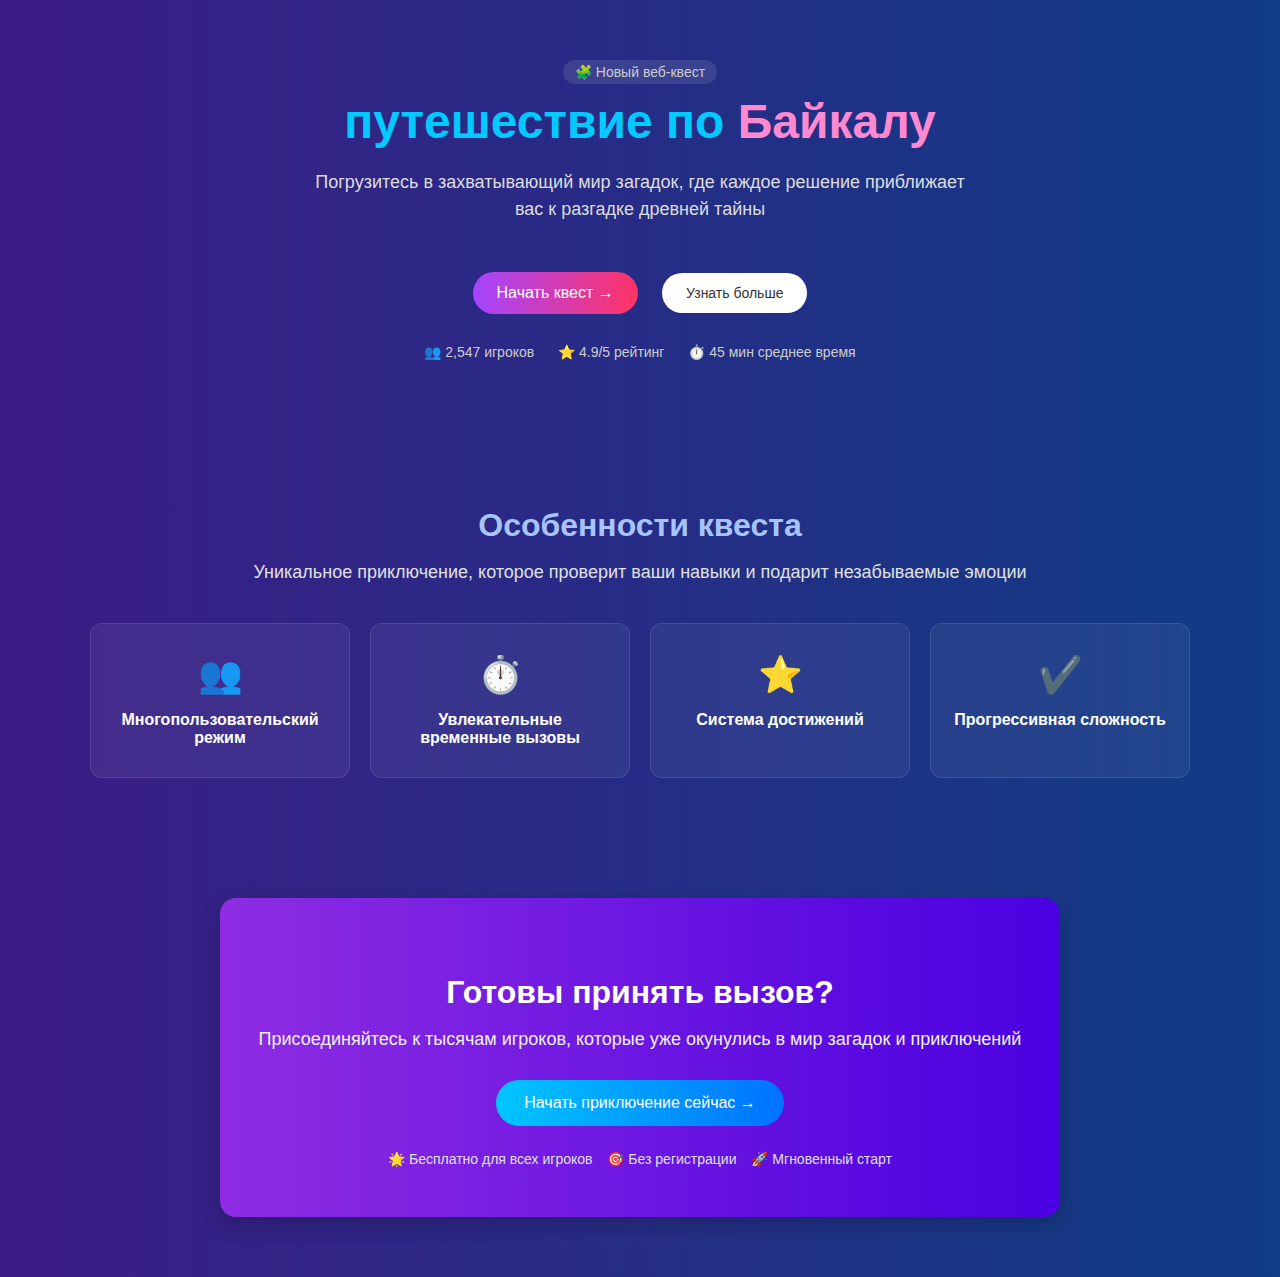
<file: index.html>
<!DOCTYPE html>
<html lang="ru">
<head>
  <meta charset="UTF-8" />
  <meta name="viewport" content="width=device-width, initial-scale=1.0"/>
  <title>Мистический Лабиринт</title>
  <link rel="stylesheet" href="style.css" />
  <script src="./script.js"></script>
</head>
<body>
  <div class="container">
    <div class="tag">🧩 Новый веб-квест</div>
    <h1><span class="blue">путешествие по</span> <span class="pink">Байкалу</span></h1>
    <p class="subtitle">
      Погрузитесь в захватывающий мир загадок, где каждое решение приближает<br />
      вас к разгадке древней тайны
    </p>
    <div class="buttons">
      <a href="./baikal_quest (3)/start.html" class="btn start">Начать квест →</a>
      <a href="./baikal_info_site/info.html" class="btn info">Узнать больше</a>
    </div>
    <div class="info">
      <span>👥 2,547 игроков</span>
      <span>⭐️ 4.9/5 рейтинг</span>
      <span>⏱️ 45 мин среднее время</span>
    </div>
  </div>

  <main>
    <section class="quest-features">
      <h2>Особенности квеста</h2>
      <p>Уникальное приключение, которое проверит ваши навыки и подарит незабываемые эмоции</p>
      <div class="features-grid">
        <div class="feature-item">
          <div class="icon">👥</div>
          <div class="title">Многопользовательский режим</div>
        </div>
        <div class="feature-item">
          <div class="icon">⏱️</div>
          <div class="title">Увлекательные временные вызовы</div>
        </div>
        <div class="feature-item">
          <div class="icon">⭐️</div>
          <div class="title">Система достижений</div>
        </div>
        <div class="feature-item">
          <div class="icon">✔️</div>
          <div class="title">Прогрессивная сложность</div>
        </div>
      </div>
    </section>
    <section class="challenge-section">
        <h2>Готовы принять вызов?</h2>
        <p>Присоединяйтесь к тысячам игроков, которые уже окунулись в мир загадок и приключений</p>
        <a href="./baikal_quest (3)/start.html" class="challenge-btn">Начать приключение сейчас →</a>
        <div class="benefits">
          <span>🌟 Бесплатно для всех игроков</span>
          <span>🎯 Без регистрации</span>
          <span>🚀 Мгновенный старт</span>
        </div>
      </section>
  </main>

  <script src="script.js"></script>
</body>
</html>
</file>
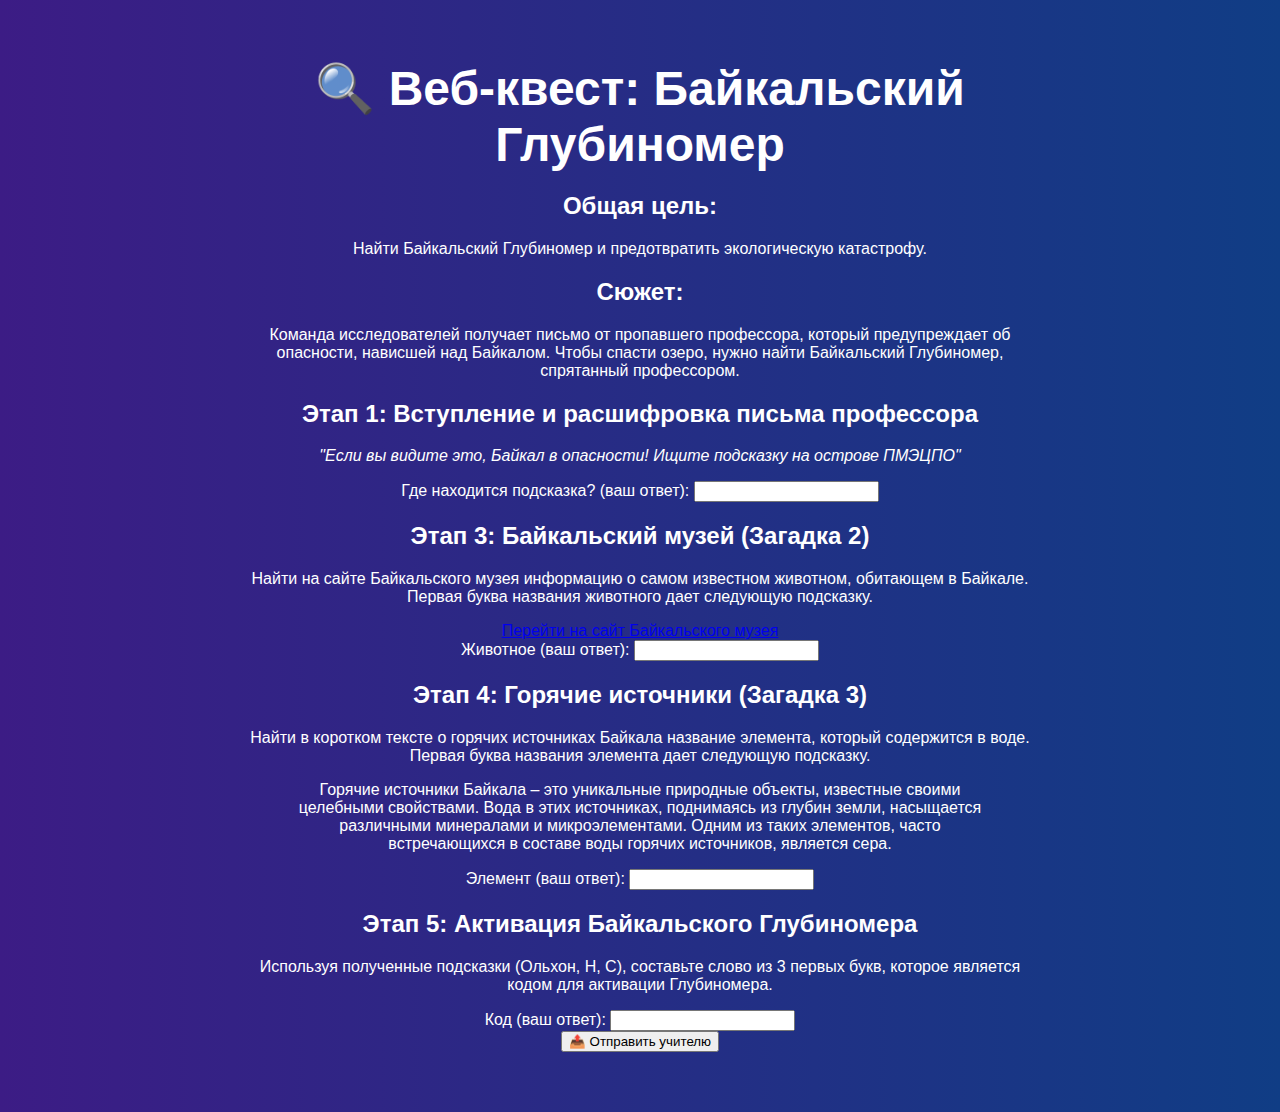
<file: start.html>
<!DOCTYPE html>
<html lang="ru">
<head>
  <meta charset="UTF-8">
  <meta name="viewport" content="width=device-width, initial-scale=1">
  <title>Веб-квест: Байкальский Глубиномер</title>
  <link rel="stylesheet" href="style.css">
</head>
<body>
  <div class="container">
    <h1>🔍 Веб-квест: Байкальский Глубиномер</h1>

    <section>
      <h2>Общая цель:</h2>
      <p>Найти Байкальский Глубиномер и предотвратить экологическую катастрофу.</p>
    </section>

    <section>
      <h2>Сюжет:</h2>
      <p>Команда исследователей получает письмо от пропавшего профессора, который предупреждает об опасности, нависшей над Байкалом. Чтобы спасти озеро, нужно найти Байкальский Глубиномер, спрятанный профессором.</p>
    </section>

    <section class="question-block">
      <h2>Этап 1: Вступление и расшифровка письма профессора</h2>
      <p><i>"Если вы видите это, Байкал в опасности! Ищите подсказку на острове ПМЭЦПО"</i></p>
      <label>Где находится подсказка? (ваш ответ):</label>
      <input type="text" id="q1">
    </section>

    <section class="question-block">
      <h2>Этап 3: Байкальский музей (Загадка 2)</h2>
      <p>Найти на сайте Байкальского музея информацию о самом известном животном, обитающем в Байкале. Первая буква названия животного дает следующую подсказку.</p>
      <a href="http://bm.isc.irk.ru/?sa=X&ved=2ahUKEwjD-M_XuY3-AhWO_bIKHbPCCJsQyK4DegQIAxAj" target="_blank">Перейти на сайт Байкальского музея</a><br>
      <label>Животное (ваш ответ):</label>
      <input type="text" id="q2">
    </section>

    <section class="question-block">
      <h2>Этап 4: Горячие источники (Загадка 3)</h2>
      <p>Найти в коротком тексте о горячих источниках Байкала название элемента, который содержится в воде. Первая буква названия элемента дает следующую подсказку.</p>
      <blockquote>
        Горячие источники Байкала – это уникальные природные объекты, известные своими целебными свойствами. Вода в этих источниках, поднимаясь из глубин земли, насыщается различными минералами и микроэлементами. Одним из таких элементов, часто встречающихся в составе воды горячих источников, является сера.
      </blockquote>
      <label>Элемент (ваш ответ):</label>
      <input type="text" id="q3">
    </section>

    <section class="question-block">
      <h2>Этап 5: Активация Байкальского Глубиномера</h2>
      <p>Используя полученные подсказки (Ольхон, Н, С), составьте слово из 3 первых букв, которое является кодом для активации Глубиномера.</p>
      <label>Код (ваш ответ):</label>
      <input type="text" id="q4">
    </section>

    <button onclick="submitAnswers()">📤 Отправить учителю</button>

    <div id="result"></div>
  </div>

  <script src="script.js"></script>
</body>
</html>
</file>
<file: style.css>
body {
    margin: 0;
    font-family: 'Segoe UI', sans-serif;
    background: linear-gradient(to right, #3c1c85, #103d85);
    color: white;
    text-align: center;
  }
  
  .container {
    max-width: 800px;
    margin: 0 auto;
    padding: 60px 20px;
  }
  
  .tag {
    background-color: rgba(255, 255, 255, 0.1);
    display: inline-block;
    padding: 4px 12px;
    border-radius: 999px;
    margin-bottom: 10px;
    font-size: 14px;
    color: #ccc;
  }
  
  h1 {
    font-size: 48px;
    margin: 0;
  }
  
  .blue {
    color: #00caff;
  }
  
  .pink {
    color: #ff89d0;
  }
  
  .subtitle {
    margin: 20px 0;
    font-size: 18px;
    line-height: 1.5;
    color: #ddd;
  }
  
  .buttons {
    margin: 30px 0;
  }
  
  .btn {
    display: inline-block;
    padding: 12px 24px;
    margin: 0 10px;
    border-radius: 30px;
    font-size: 16px;
    text-decoration: none;
    transition: 0.3s;
  }
  
  .btn.start {
    background: linear-gradient(to right, #a445ff, #ff3366);
    color: white;
  }
  
  .btn.info {
    background: white;
    color: #333;
  }
  
  .btn:hover {
    opacity: 0.9;
  }
  
  .info {
    margin-top: 20px;
    font-size: 14px;
    color: #ccc;
  }
  
  .info span {
    margin: 0 10px;
  }
  
  /* Quest Features Section */
  .quest-features {
    padding: 60px 20px;
    text-align: center;
    max-width: 1100px;
    margin: 0 auto;
  }
  
  .quest-features h2 {
    font-size: 32px;
    font-weight: 700;
    color: #a8c4ff;
    margin-bottom: 10px;
  }
  
  .quest-features p {
    font-size: 18px;
    color: #e0e0e0;
    margin-bottom: 40px;
  }
  
  .features-grid {
    display: grid;
    grid-template-columns: repeat(auto-fit, minmax(240px, 1fr));
    gap: 20px;
  }
  
  .feature-item {
    background: rgba(255, 255, 255, 0.06);
    border-radius: 12px;
    padding: 30px 20px;
    border: 1px solid rgba(255, 255, 255, 0.1);
    transition: all 0.3s ease;
    cursor: pointer;
  }
  
  .feature-item:hover {
    transform: translateY(-6px);
    background: rgba(255, 255, 255, 0.08);
  }
  
  .icon {
    font-size: 36px;
    margin-bottom: 15px;
    color: #00d8ff;
  }
  
  .title {
    font-size: 16px;
    font-weight: 600;
    color: white;
  }.challenge-section {
    background: linear-gradient(to right, #8e2de2, #4a00e0);
    border-radius: 16px;
    padding: 50px 20px;
    margin: 60px auto;
    max-width: 800px;
    text-align: center;
    color: white;
    box-shadow: 0 8px 20px rgba(0, 0, 0, 0.2);
  }
  
  .challenge-section h2 {
    font-size: 32px;
    font-weight: 700;
    margin-bottom: 16px;
  }
  
  .challenge-section p {
    font-size: 18px;
    margin-bottom: 30px;
    color: #f0f0f0;
  }
  
  .challenge-btn {
    display: inline-block;
    background: linear-gradient(to right, #00c6ff, #0072ff);
    padding: 14px 28px;
    font-size: 16px;
    color: white;
    border-radius: 30px;
    text-decoration: none;
    transition: background 0.3s ease;
  }
  
  .challenge-btn:hover {
    background: linear-gradient(to right, #0090ff, #0057d8);
  }
  
  .benefits {
    margin-top: 25px;
    font-size: 14px;
    color: #e0e0e0;
    display: flex;
    flex-wrap: wrap;
    justify-content: center;
    gap: 15px;
  }
  
  .benefits span {
    display: flex;
    align-items: center;
    gap: 6px;
  }
</file>
